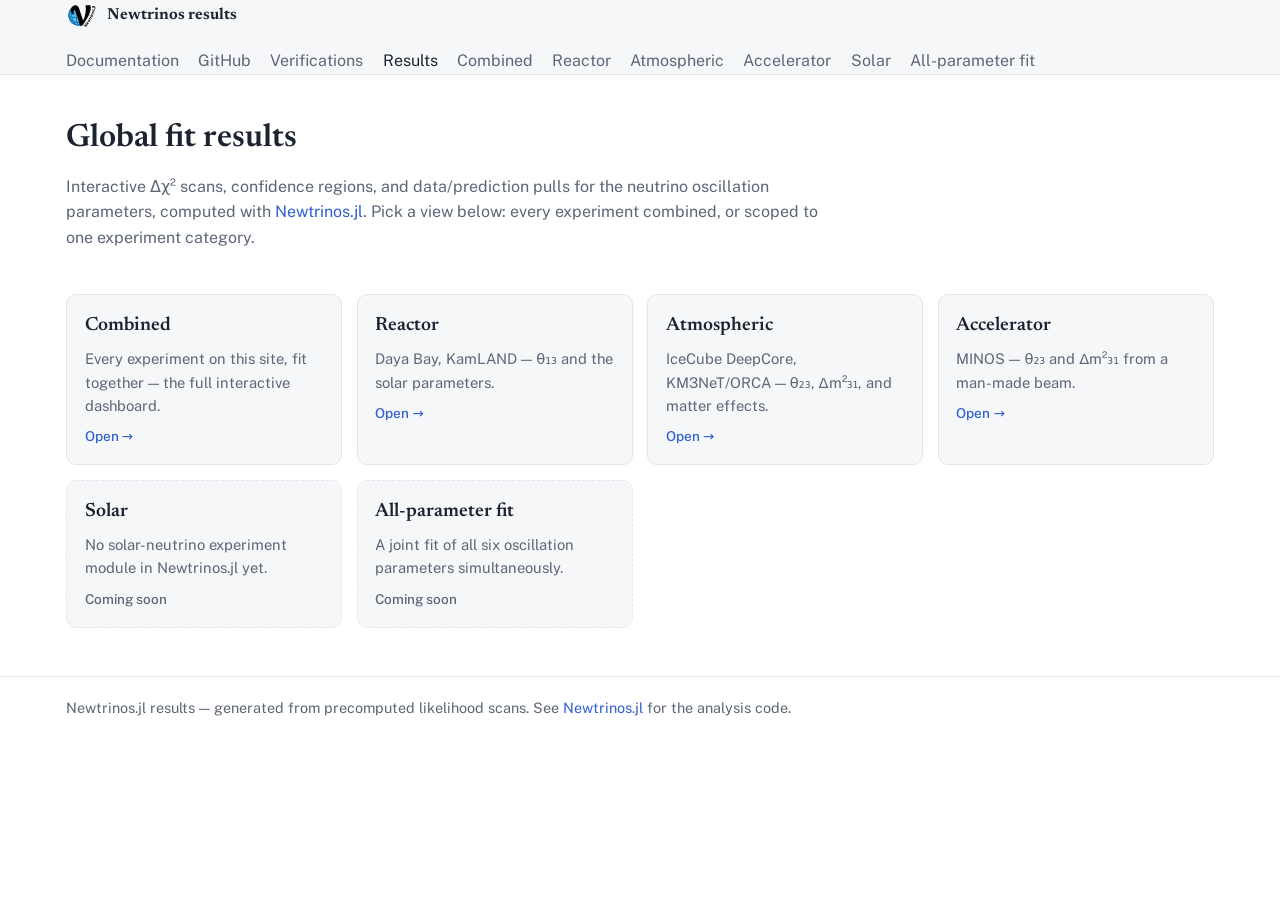
<file: index.html>
<!doctype html>
<html lang="en">
<head>
<meta charset="utf-8">
<meta name="viewport" content="width=device-width, initial-scale=1">
<title>Newtrinos results</title>
<meta name="description" content="Interactive global-fit results produced with Newtrinos.jl">
<link rel="icon" type="image/svg+xml" href="./logo.svg">
<link rel="stylesheet" href="./style.css">
<link rel="preconnect" href="https://fonts.googleapis.com">
<link rel="preconnect" href="https://fonts.gstatic.com" crossorigin>
<link rel="stylesheet" href="https://fonts.googleapis.com/css2?family=Newsreader:opsz,wght@6..72,500;6..72,600&family=Public+Sans:wght@400;500;600&family=JetBrains+Mono:wght@400;500&display=swap">
</head>
<body>
<header class="site-header">
  <div class="wrap header-inner">
    <a class="brand" href="https://newtrinos-org.github.io/">
      <picture><source srcset="./logo-dark.svg" media="(prefers-color-scheme: dark)"><img class="brand-logo" src="./logo.svg" alt="Newtrinos.jl logo" width="32" height="32"></picture>
      Newtrinos results
    </a>
    <nav class="main-nav">
      <a href="https://newtrinos-org.github.io/Newtrinos.jl/stable/">Documentation</a>
      <a href="https://github.com/Newtrinos-org/Newtrinos.jl">GitHub</a>
      <a href="https://newtrinos-org.github.io/newtrinos-verifications/">Verifications</a>
      <a href="./" class="active">Results</a>
      <a href="categories/combined/">Combined</a>
      <a href="categories/reactor/">Reactor</a>
      <a href="categories/atmospheric/">Atmospheric</a>
      <a href="categories/accelerator/">Accelerator</a>
      <a href="categories/solar/">Solar</a>
      <a href="categories/all-parameter-fit/">All-parameter fit</a>
    </nav>
  </div>
</header>

<main class="wrap">
  <section class="hero">
    <h1>Global fit results</h1>
    <p>Interactive Δχ² scans, confidence regions, and data/prediction pulls for the neutrino oscillation
    parameters, computed with <a href="https://github.com/Newtrinos-org/Newtrinos.jl">Newtrinos.jl</a>. Pick a
    view below: every experiment combined, or scoped to one experiment category.</p>
  </section>

  <div class="cat-grid">
    <a class="cat-tile" href="categories/combined/">
      <h3>Combined</h3>
      <p>Every experiment on this site, fit together — the full interactive dashboard.</p>
      <span class="go">Open →</span>
    </a>
    <a class="cat-tile" href="categories/reactor/">
      <h3>Reactor</h3>
      <p>Daya Bay, KamLAND — θ₁₃ and the solar parameters.</p>
      <span class="go">Open →</span>
    </a>
    <a class="cat-tile" href="categories/atmospheric/">
      <h3>Atmospheric</h3>
      <p>IceCube DeepCore, KM3NeT/ORCA — θ₂₃, Δm²₃₁, and matter effects.</p>
      <span class="go">Open →</span>
    </a>
    <a class="cat-tile" href="categories/accelerator/">
      <h3>Accelerator</h3>
      <p>MINOS — θ₂₃ and Δm²₃₁ from a man-made beam.</p>
      <span class="go">Open →</span>
    </a>
    <div class="cat-tile soon" aria-disabled="true">
      <h3>Solar</h3>
      <p>No solar-neutrino experiment module in Newtrinos.jl yet.</p>
      <span class="go">Coming soon</span>
    </div>
    <div class="cat-tile soon" aria-disabled="true">
      <h3>All-parameter fit</h3>
      <p>A joint fit of all six oscillation parameters simultaneously.</p>
      <span class="go">Coming soon</span>
    </div>
  </div>
</main>

<footer class="site-footer">
  <div class="wrap">Newtrinos.jl results — generated from precomputed likelihood scans. See
  <a href="https://github.com/Newtrinos-org/Newtrinos.jl">Newtrinos.jl</a> for the analysis code.</div>
</footer>
</body>
</html>
</file>
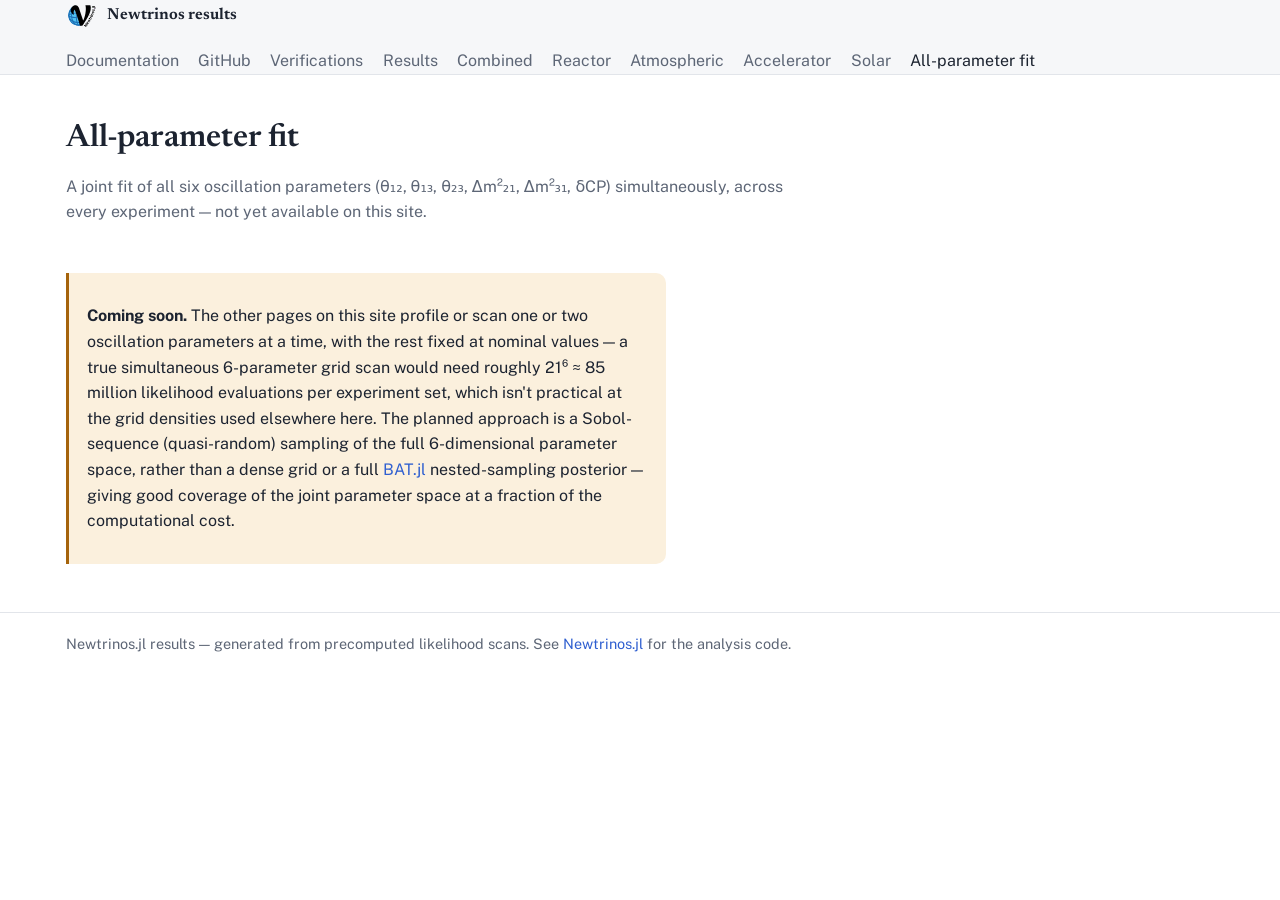
<file: categories/all-parameter-fit/index.html>
<!doctype html>
<html lang="en">
<head>
<meta charset="utf-8">
<meta name="viewport" content="width=device-width, initial-scale=1">
<title>Newtrinos results — All-parameter fit</title>
<meta name="description" content="Joint fit of all six oscillation parameters simultaneously, coming soon">
<link rel="icon" type="image/svg+xml" href="../../logo.svg">
<link rel="stylesheet" href="../../style.css">
<link rel="preconnect" href="https://fonts.googleapis.com">
<link rel="preconnect" href="https://fonts.gstatic.com" crossorigin>
<link rel="stylesheet" href="https://fonts.googleapis.com/css2?family=Newsreader:opsz,wght@6..72,500;6..72,600&family=Public+Sans:wght@400;500;600&family=JetBrains+Mono:wght@400;500&display=swap">
</head>
<body>
<header class="site-header">
  <div class="wrap header-inner">
    <a class="brand" href="https://newtrinos-org.github.io/">
      <picture><source srcset="../../logo-dark.svg" media="(prefers-color-scheme: dark)"><img class="brand-logo" src="../../logo.svg" alt="Newtrinos.jl logo" width="32" height="32"></picture>
      Newtrinos results
    </a>
    <nav class="main-nav">
      <a href="https://newtrinos-org.github.io/Newtrinos.jl/stable/">Documentation</a>
      <a href="https://github.com/Newtrinos-org/Newtrinos.jl">GitHub</a>
      <a href="https://newtrinos-org.github.io/newtrinos-verifications/">Verifications</a>
      <a href="../../">Results</a>
      <a href="../combined/">Combined</a>
      <a href="../reactor/">Reactor</a>
      <a href="../atmospheric/">Atmospheric</a>
      <a href="../accelerator/">Accelerator</a>
      <a href="../solar/">Solar</a>
      <a href="../all-parameter-fit/" class="active">All-parameter fit</a>
    </nav>
  </div>
</header>

<main class="wrap">
  <section class="hero">
    <h1>All-parameter fit</h1>
    <p>A joint fit of all six oscillation parameters (θ₁₂, θ₁₃, θ₂₃, Δm²₂₁, Δm²₃₁, δCP) simultaneously, across
    every experiment — not yet available on this site.</p>
  </section>

  <div class="coming-soon-notice">
    <p><strong>Coming soon.</strong> The other pages on this site profile or scan one or two oscillation
    parameters at a time, with the rest fixed at nominal values — a true simultaneous 6-parameter grid scan
    would need roughly 21⁶ ≈ 85 million likelihood evaluations per experiment set, which isn't practical at the
    grid densities used elsewhere here. The planned approach is a Sobol-sequence (quasi-random) sampling of the
    full 6-dimensional parameter space, rather than a dense grid or a full
    <a href="https://github.com/bat-framework/BAT.jl">BAT.jl</a> nested-sampling posterior — giving good
    coverage of the joint parameter space at a fraction of the computational cost.</p>
  </div>
</main>

<footer class="site-footer">
  <div class="wrap">Newtrinos.jl results — generated from precomputed likelihood scans. See
  <a href="https://github.com/Newtrinos-org/Newtrinos.jl">Newtrinos.jl</a> for the analysis code.</div>
</footer>
</body>
</html>
</file>
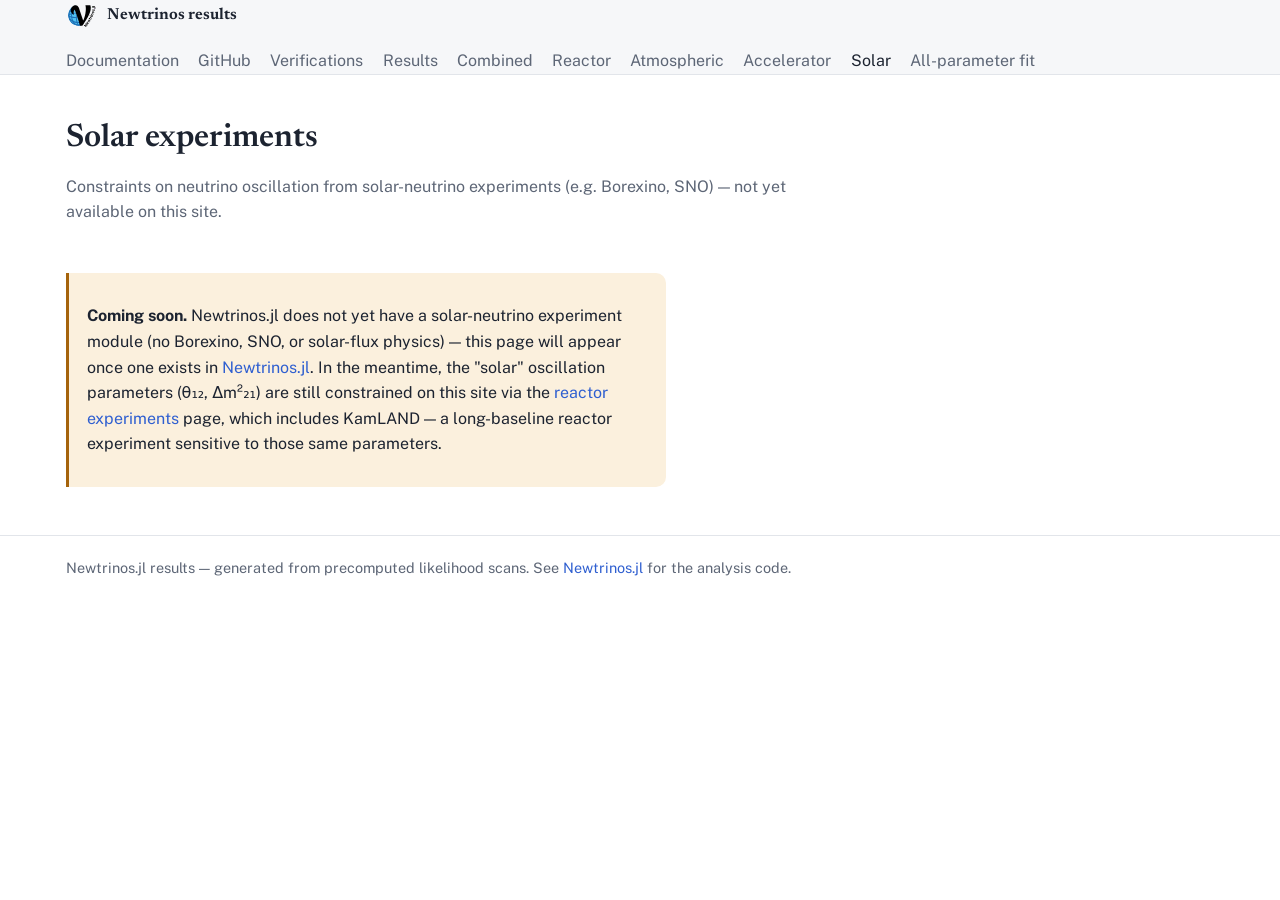
<file: categories/solar/index.html>
<!doctype html>
<html lang="en">
<head>
<meta charset="utf-8">
<meta name="viewport" content="width=device-width, initial-scale=1">
<title>Newtrinos results — Solar</title>
<meta name="description" content="Solar-neutrino results, coming soon — Newtrinos.jl has no solar experiment module yet">
<link rel="icon" type="image/svg+xml" href="../../logo.svg">
<link rel="stylesheet" href="../../style.css">
<link rel="preconnect" href="https://fonts.googleapis.com">
<link rel="preconnect" href="https://fonts.gstatic.com" crossorigin>
<link rel="stylesheet" href="https://fonts.googleapis.com/css2?family=Newsreader:opsz,wght@6..72,500;6..72,600&family=Public+Sans:wght@400;500;600&family=JetBrains+Mono:wght@400;500&display=swap">
</head>
<body>
<header class="site-header">
  <div class="wrap header-inner">
    <a class="brand" href="https://newtrinos-org.github.io/">
      <picture><source srcset="../../logo-dark.svg" media="(prefers-color-scheme: dark)"><img class="brand-logo" src="../../logo.svg" alt="Newtrinos.jl logo" width="32" height="32"></picture>
      Newtrinos results
    </a>
    <nav class="main-nav">
      <a href="https://newtrinos-org.github.io/Newtrinos.jl/stable/">Documentation</a>
      <a href="https://github.com/Newtrinos-org/Newtrinos.jl">GitHub</a>
      <a href="https://newtrinos-org.github.io/newtrinos-verifications/">Verifications</a>
      <a href="../../">Results</a>
      <a href="../combined/">Combined</a>
      <a href="../reactor/">Reactor</a>
      <a href="../atmospheric/">Atmospheric</a>
      <a href="../accelerator/">Accelerator</a>
      <a href="../solar/" class="active">Solar</a>
      <a href="../all-parameter-fit/">All-parameter fit</a>
    </nav>
  </div>
</header>

<main class="wrap">
  <section class="hero">
    <h1>Solar experiments</h1>
    <p>Constraints on neutrino oscillation from solar-neutrino experiments (e.g. Borexino, SNO) — not yet
    available on this site.</p>
  </section>

  <div class="coming-soon-notice">
    <p><strong>Coming soon.</strong> Newtrinos.jl does not yet have a solar-neutrino experiment module (no
    Borexino, SNO, or solar-flux physics) — this page will appear once one exists in
    <a href="https://github.com/Newtrinos-org/Newtrinos.jl">Newtrinos.jl</a>. In the meantime, the "solar"
    oscillation parameters (θ₁₂, Δm²₂₁) are still constrained on this site via the
    <a href="../reactor/">reactor experiments</a> page, which includes KamLAND — a long-baseline reactor
    experiment sensitive to those same parameters.</p>
  </div>
</main>

<footer class="site-footer">
  <div class="wrap">Newtrinos.jl results — generated from precomputed likelihood scans. See
  <a href="https://github.com/Newtrinos-org/Newtrinos.jl">Newtrinos.jl</a> for the analysis code.</div>
</footer>
</body>
</html>
</file>
<file: style.css>
:root {
  --bg: #ffffff;
  --surface: #f6f7f9;
  --border: #e2e5ea;
  --text: #1c2330;
  --muted: #5d6676;
  --accent: #2f5fd0;
  --accent-soft: #e8eefc;
  --ok: #1f8a4c;
  --ok-soft: #e3f4ea;
  --warn: #a5630b;
  --warn-soft: #fbf0dd;
  --radius: 10px;
  --font-display: "Newsreader", "Iowan Old Style", Georgia, serif;
  --font-body: "Public Sans", system-ui, -apple-system, "Segoe UI", Roboto, sans-serif;
  --font-mono: "JetBrains Mono", ui-monospace, SFMono-Regular, Menlo, Consolas, monospace;
  color-scheme: light;
}
@media (prefers-color-scheme: dark) {
  :root:not([data-theme="light"]) {
    --bg: #12151b; --surface: #1a1f27; --border: #2b323d; --text: #e6e9ef; --muted: #9aa3b2;
    --accent: #7fa2ff; --accent-soft: #1f2a44; --ok: #5fd08f; --ok-soft: #173325; --warn: #f0b35a; --warn-soft: #3a2b14;
    color-scheme: dark;
  }
}
:root[data-theme="dark"] {
  --bg: #12151b; --surface: #1a1f27; --border: #2b323d; --text: #e6e9ef; --muted: #9aa3b2;
  --accent: #7fa2ff; --accent-soft: #1f2a44; --ok: #5fd08f; --ok-soft: #173325; --warn: #f0b35a; --warn-soft: #3a2b14;
  color-scheme: dark;
}

* { box-sizing: border-box; }
html { -webkit-text-size-adjust: 100%; }
body { margin: 0; background: var(--bg); color: var(--text); font: 16px/1.6 var(--font-body); }
a { color: var(--accent); text-decoration: none; }
a:hover { text-decoration: underline; }
h1, h2, .brand { font-family: var(--font-display); font-weight: 600; text-wrap: balance; }
h1 { font-size: 2rem; line-height: 1.25; margin: 1.2rem 0 0.3rem; }
h2 { font-size: 1.1rem; margin: 0 0 0.6rem; }
.muted { color: var(--muted); }
.small { font-size: 0.85rem; }
.wrap { max-width: 1180px; margin: 0 auto; padding: 0 16px; }

.site-header { border-bottom: 1px solid var(--border); background: var(--surface); }
.header-inner { display: flex; align-items: center; justify-content: space-between; gap: 1rem; min-height: 56px; flex-wrap: wrap; }
.brand { font-weight: 650; color: var(--text); display: inline-flex; align-items: center; gap: 0.55rem; }
.brand:hover { text-decoration: none; }
.brand-logo { width: 32px; height: 32px; display: block; }
.main-nav { display: flex; gap: 1.2rem; flex-wrap: wrap; row-gap: 0.3rem; }
.main-nav a { color: var(--muted); }
.main-nav a.active, .main-nav a:hover { color: var(--text); text-decoration: none; }
.site-footer { border-top: 1px solid var(--border); margin-top: 3rem; padding: 1.2rem 0; color: var(--muted); font-size: 0.9rem; }

.hero { padding: 1.5rem 0 0.5rem; }
.hero p { max-width: 760px; color: var(--muted); }

/* ---- dashboard layout ---- */
.dashboard { display: grid; grid-template-columns: 1fr 300px; gap: 18px; margin: 1.2rem 0 2rem; align-items: start; }
@media (max-width: 900px) { .dashboard { grid-template-columns: 1fr; } }

.panel { border: 1px solid var(--border); border-radius: var(--radius); background: var(--surface); padding: 16px; }
.plot-column { display: flex; flex-direction: column; gap: 12px; min-width: 0; }
.plot-panel { padding: 12px; background: #ffffff; }
#plot { width: 100%; height: 560px; background: #ffffff; border-radius: 6px; }

.control-group { margin-bottom: 14px; }
.control-group:last-child { margin-bottom: 0; }
.control-group h3 {
  font-size: 0.72rem; font-weight: 700; letter-spacing: 0.06em; text-transform: uppercase;
  color: var(--muted); margin: 0 0 8px; font-family: var(--font-body);
}
.field { margin-bottom: 8px; }
.field label { display: block; font-size: 0.85rem; margin-bottom: 4px; color: var(--muted); }
select, input[type=range] { width: 100%; font: inherit; }
select {
  padding: 6px 8px; border: 1px solid var(--border); border-radius: 8px;
  background: var(--bg); color: var(--text);
}
select:focus, input:focus { outline: none; border-color: var(--accent); box-shadow: 0 0 0 2px var(--accent-soft); }
input[type=range] { accent-color: var(--accent); }
input[type=range]:disabled { opacity: 0.4; }

.checkbox-row { display: flex; align-items: center; gap: 6px; font-size: 0.9rem; margin-bottom: 6px; }
.checkbox-row:last-child { margin-bottom: 0; }
.checkbox-row input { accent-color: var(--accent); }

hr.sep { border: none; border-top: 1px solid var(--border); margin: 14px 0; }

.btn { display: inline-block; padding: 7px 12px; border: 1px solid var(--border); border-radius: 8px;
  background: var(--bg); color: var(--text); font-size: 0.85rem; font: inherit; cursor: pointer; width: 100%; margin-bottom: 8px; }
.btn:last-child { margin-bottom: 0; }
.btn:hover { border-color: var(--accent); }

.export-row { display: flex; flex-wrap: wrap; gap: 8px; }
.export-row .btn { width: auto; flex: 1 1 160px; margin-bottom: 0; }

.cl-value { font-size: 0.85rem; color: var(--text); font-weight: 600; }

/* ---- summary table ---- */
.table-wrap { border: 1px solid var(--border); border-radius: var(--radius); background: var(--bg); overflow: hidden; margin-bottom: 2rem; }
.table-scroll { max-height: 420px; overflow: auto; }
table.results-table { border-collapse: collapse; width: 100%; font-size: 0.85rem; }
.results-table th {
  position: sticky; top: 0; background: var(--surface); color: var(--text);
  text-align: left; padding: 8px 10px; font-weight: 600; border-bottom: 1px solid var(--border);
}
.results-table td { padding: 6px 10px; border-bottom: 1px solid var(--border); overflow-wrap: anywhere; }
.results-table tbody tr:hover { background: var(--surface); }

.source-note { font-size: 0.85rem; color: var(--muted); margin: 0 0 1.5rem; }
.source-note code { font-family: var(--font-mono); font-size: 0.9em; }

/* ---- residuals (pull) plot ---- */
.residuals-section { margin: 2.5rem 0; }
.residuals-section h2 { font-size: 1.1rem; margin: 0 0 0.4rem; border-bottom: 1px solid var(--border); padding-bottom: 0.4rem; }
#residuals-note { margin: 0 0 0.8rem; max-width: 760px; }
#residuals-plot { width: 100%; height: 520px; background: #ffffff; border-radius: 6px; }

/* ---- source code section (styled like newtrinos-verifications) ---- */
.source-section { margin: 2.5rem 0; }
.source-section h2 { font-size: 1.1rem; margin: 0 0 0.6rem; border-bottom: 1px solid var(--border); padding-bottom: 0.4rem; }
.source-section > p { max-width: 760px; color: var(--muted); font-size: 0.92rem; }
.source-file { margin-bottom: 1.2rem; }
.source-file h3 { font-size: 0.95rem; margin: 0 0 0.4rem; font-family: var(--font-mono); font-weight: 500; }
.code { position: relative; border: 1px solid var(--border); border-radius: var(--radius); overflow: hidden; }
.code pre { margin: 0; max-height: 480px; overflow: auto; }
.code pre code.hljs, .code pre code { padding: 1rem; display: block; font-size: 0.85rem; background: var(--surface); }
.copy {
  position: absolute; top: 0.5rem; right: 0.6rem; z-index: 1; font: inherit; font-size: 0.8rem;
  padding: 0.25rem 0.6rem; border-radius: 6px; border: 1px solid var(--border);
  background: var(--bg); color: var(--text); cursor: pointer;
}
.copy:hover { border-color: var(--accent); }
.hljs { color: var(--text); background: var(--surface); }
.hljs-keyword, .hljs-built_in, .hljs-literal { color: #8a3b9e; }
.hljs-string, .hljs-regexp { color: #1f7a4d; }
.hljs-number, .hljs-symbol { color: #a6510f; }
.hljs-comment, .hljs-meta { color: #7a8494; font-style: italic; }
.hljs-title, .hljs-function { color: #2a52be; }
@media (prefers-color-scheme: dark) {
  :root:not([data-theme="light"]) .hljs-keyword, :root:not([data-theme="light"]) .hljs-built_in, :root:not([data-theme="light"]) .hljs-literal { color: #d49af0; }
  :root:not([data-theme="light"]) .hljs-string, :root:not([data-theme="light"]) .hljs-regexp { color: #7fd6a4; }
  :root:not([data-theme="light"]) .hljs-number, :root:not([data-theme="light"]) .hljs-symbol { color: #f2b177; }
  :root:not([data-theme="light"]) .hljs-comment, :root:not([data-theme="light"]) .hljs-meta { color: #8792a3; }
  :root:not([data-theme="light"]) .hljs-title, :root:not([data-theme="light"]) .hljs-function { color: #9db7ff; }
}
:root[data-theme="dark"] .hljs-keyword, :root[data-theme="dark"] .hljs-built_in, :root[data-theme="dark"] .hljs-literal { color: #d49af0; }
:root[data-theme="dark"] .hljs-string, :root[data-theme="dark"] .hljs-regexp { color: #7fd6a4; }
:root[data-theme="dark"] .hljs-number, :root[data-theme="dark"] .hljs-symbol { color: #f2b177; }
:root[data-theme="dark"] .hljs-comment, :root[data-theme="dark"] .hljs-meta { color: #8792a3; }
:root[data-theme="dark"] .hljs-title, :root[data-theme="dark"] .hljs-function { color: #9db7ff; }

/* ---- overview/landing cards (root index.html), "coming soon" placeholder pages ---- */
.cat-grid { display: grid; grid-template-columns: repeat(auto-fill, minmax(230px, 1fr)); gap: 0.9rem; margin: 1.2rem 0; }
.cat-tile {
  display: flex; flex-direction: column; gap: 0.35rem; padding: 1rem 1.1rem;
  border: 1px solid var(--border); border-radius: var(--radius); background: var(--surface); color: var(--text);
}
a.cat-tile:hover { border-color: var(--accent); text-decoration: none; }
.cat-tile h3 { margin: 0; font-family: var(--font-display); font-size: 1.2rem; font-weight: 600; }
.cat-tile p { margin: 0; color: var(--muted); font-size: 0.92rem; }
.cat-tile .go { color: var(--accent); font-weight: 500; font-size: 0.85rem; margin-top: 0.2rem; }
.cat-tile.soon { border-style: dashed; }
.cat-tile.soon .go { color: var(--muted); }

.coming-soon-notice {
  margin: 1.5rem 0; padding: 0.9rem 1.1rem; border-left: 3px solid var(--warn);
  background: var(--warn-soft); border-radius: 0 var(--radius) var(--radius) 0; max-width: 60ch;
}
</file>
